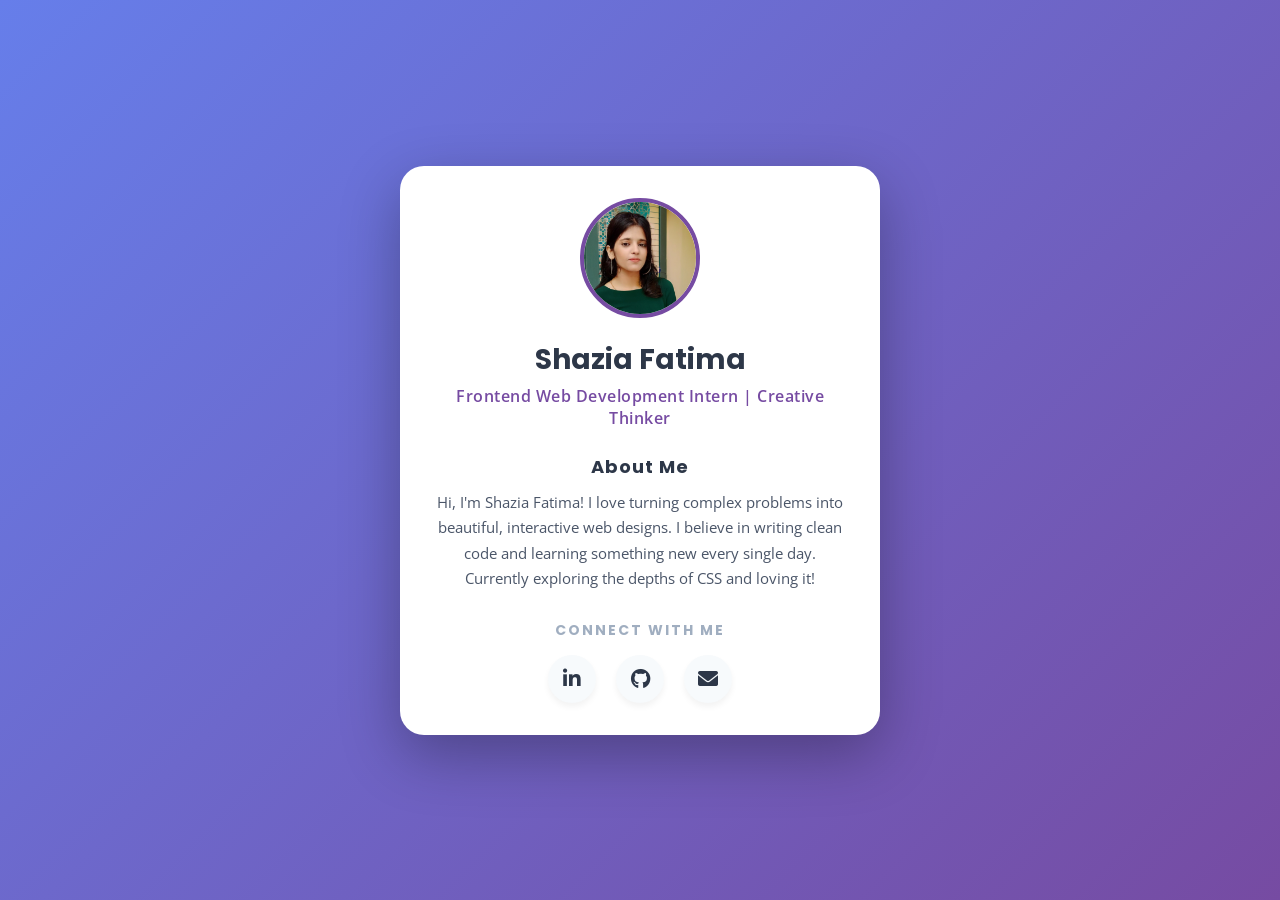
<file: index.html>
<!DOCTYPE html>
<html lang="en">
<head>
    <meta charset="UTF-8">
    <!-- Ensures proper scaling on mobile devices (handles 350px requirement) -->
    <meta name="viewport" content="width=device-width, initial-scale=1.0">
    <title>My Profile Card</title>
    
    <!-- Google Fonts for professional font pairing (Poppins for headings, Open Sans for body) -->
    <link href="https://fonts.googleapis.com/css2?family=Poppins:wght@600;700&family=Open+Sans:wght@400;600&display=swap" rel="stylesheet">
    
    <!-- Font Awesome CDN for social media icons -->
    <link rel="stylesheet" href="https://cdnjs.cloudflare.com/ajax/libs/font-awesome/6.0.0-beta3/css/all.min.css">
    
    <!-- Main stylesheet -->
    <link rel="stylesheet" href="style.css">
</head>
<body>

    <!-- Main Card Container - Utilizing semantic HTML5 elements -->
    <main class="profile-card">
        
        <!-- HEADER: Contains profile image, name, and tagline -->
        <header class="card-header">
            <img src="images/about-pic.jpg" alt="Profile Photo" class="profile-img">
            <h1>Shazia Fatima</h1>
            <p class="tagline">Frontend  Web Development Intern | Creative Thinker</p>
        </header>

        <!-- SECTION: Semantic element for the biography text -->
        <section class="card-body">
            <h2>About Me</h2>
            <p>
                Hi, I'm Shazia Fatima! I love turning complex problems into beautiful, interactive web designs. 
                I believe in writing clean code and learning something new every single day. 
                Currently exploring the depths of CSS and loving it!
            </p>
        </section>

              <!-- FOOTER: Semantic element containing social connection links -->
        <footer class="card-footer">
            <h3>Connect with Me</h3>
            <div class="social-links">
                <!-- LinkedIn Profile (Correct URL placed in href) -->
                <a href="https://www.linkedin.com/in/shazia-fatima-435785359/" target="_blank" aria-label="LinkedIn">
                    <i class="fab fa-linkedin-in"></i>
                </a>
                
                <!-- GitHub Profile (Correct URL placed in href) -->
                <a href="https://github.com/shaziafatima082-hue" target="_blank" aria-label="GitHub">
                    <i class="fab fa-github"></i>
                </a>
                
                <!-- Email (Replaced Twitter since you don't have one - Professional touch) -->
                <a href="mailto:your-shaziafatima082@gmail.com" target="_blank" aria-label="Email">
                    <i class="fas fa-envelope"></i>
                </a>
            </div>
        </footer>

    </main>

</body>
</html>
</file>
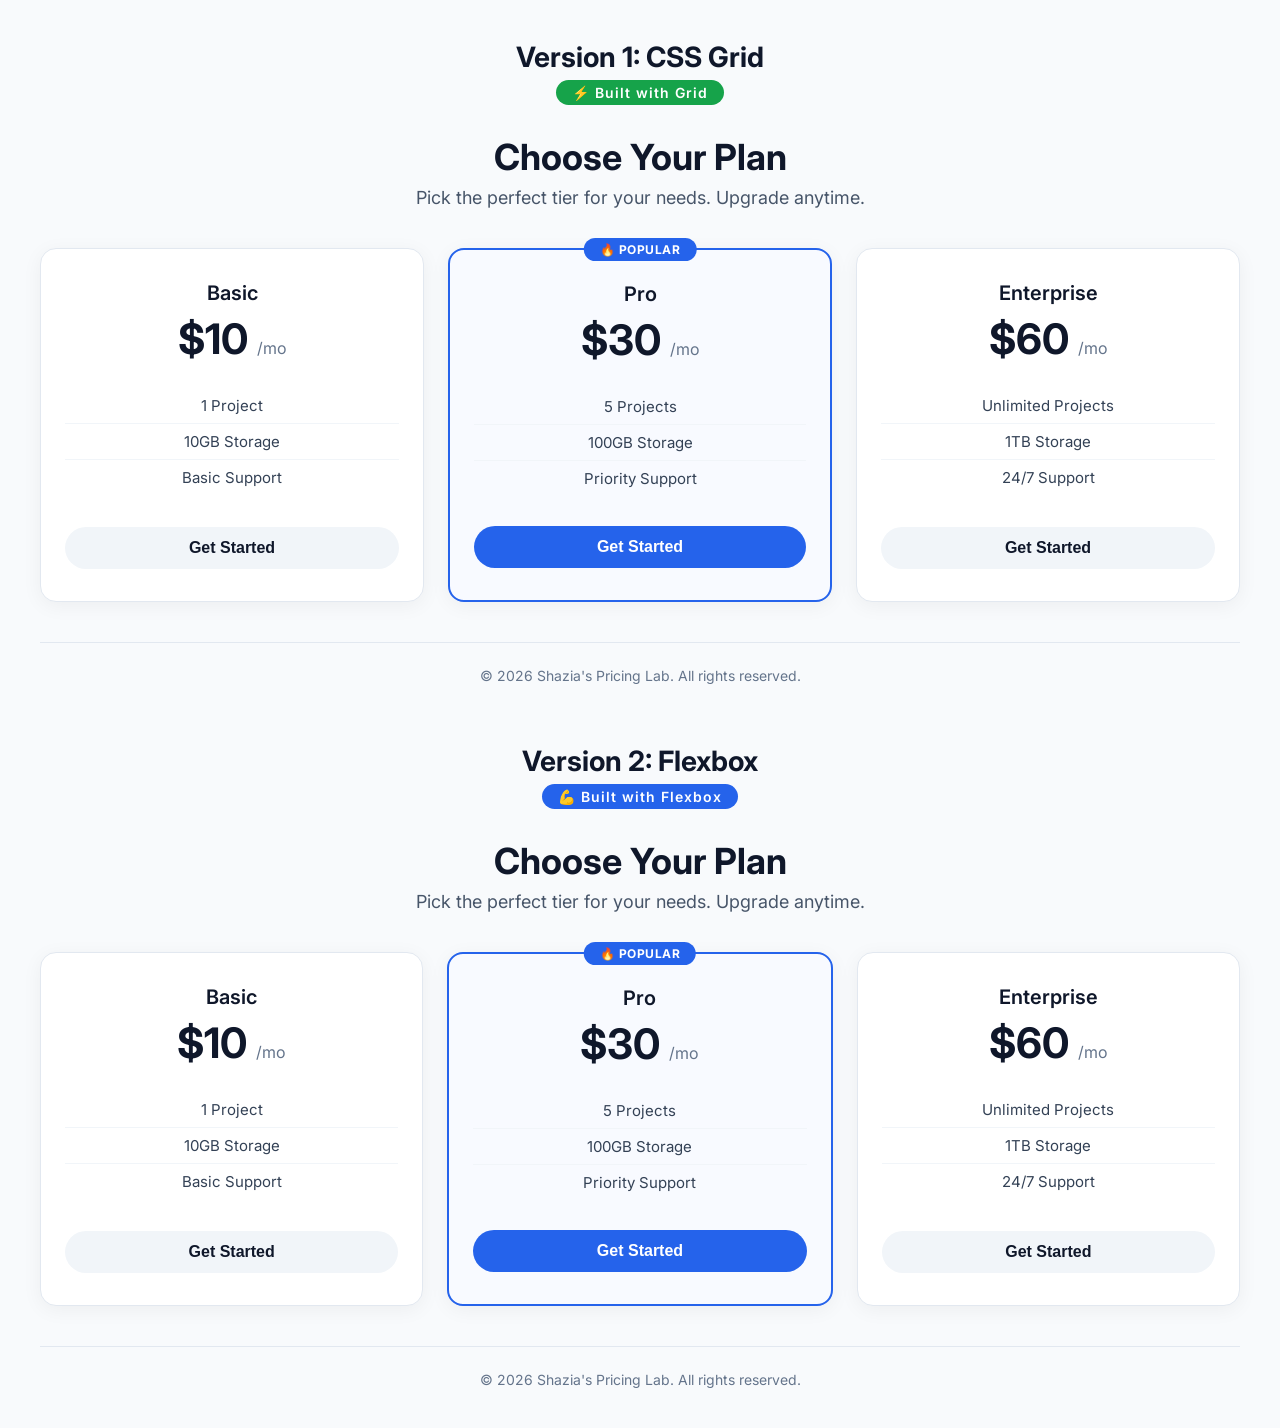
<file: task2-pricing.htm>
<!DOCTYPE html>
<html lang="en">
<head>
    <meta charset="UTF-8">
    <meta name="viewport" content="width=device-width, initial-scale=1.0">
    <title>Task 2 - Flexbox vs Grid Pricing</title>
    
    <!-- Google Fonts for clean typography -->
    <link href="https://fonts.googleapis.com/css2?family=Inter:wght@400;600;700&display=swap" rel="stylesheet">
    
    <style>
        /* ---------- Global Reset ---------- */
        * {
            margin: 0;
            padding: 0;
            box-sizing: border-box;
        }

        body {
            font-family: 'Inter', sans-serif;
            background: #f8fafc;
            padding: 40px 20px;
            color: #0f172a;
        }

        /* Main container to hold both versions */
        .playground {
            max-width: 1200px;
            margin: 0 auto;
            display: flex;
            flex-direction: column;
            gap: 60px;
        }

        /* ---------- Section Headers (for video clarity) ---------- */
        .section-tag {
            text-align: center;
            margin-bottom: 30px;
        }
        .section-tag h2 {
            font-size: 28px;
            font-weight: 700;
        }
        .section-tag .badge {
            display: inline-block;
            background: #1e293b;
            color: white;
            padding: 4px 16px;
            border-radius: 20px;
            font-size: 14px;
            font-weight: 600;
            letter-spacing: 1px;
            margin-top: 6px;
        }
        .badge.flex { background: #2563eb; }
        .badge.grid { background: #16a34a; }

        /* ---------- COMMON STYLES (Cards, Header, Footer) ---------- */
        .pricing-header {
            text-align: center;
            margin-bottom: 40px;
        }
        .pricing-header h1 {
            font-size: 36px;
            font-weight: 700;
            color: #0f172a;
        }
        .pricing-header p {
            color: #475569;
            font-size: 18px;
            margin-top: 8px;
        }

        .pricing-card {
            background: #ffffff;
            border-radius: 16px;
            padding: 32px 24px;
            box-shadow: 0 4px 20px rgba(0,0,0,0.05);
            border: 1px solid #e2e8f0;
            text-align: center;
            transition: transform 0.2s ease, box-shadow 0.2s ease;
            display: flex;
            flex-direction: column; /* Ensures button stays at bottom */
        }
        .pricing-card:hover {
            transform: translateY(-4px);
            box-shadow: 0 12px 40px rgba(0,0,0,0.08);
        }
        .pricing-card.popular {
            border: 2px solid #2563eb;
            background: #f8faff;
            position: relative;
        }
        .popular-badge {
            position: absolute;
            top: -12px;
            left: 50%;
            transform: translateX(-50%);
            background: #2563eb;
            color: white;
            font-size: 12px;
            font-weight: 700;
            padding: 4px 16px;
            border-radius: 20px;
            text-transform: uppercase;
            letter-spacing: 0.5px;
        }
        .pricing-card .plan-name {
            font-size: 20px;
            font-weight: 600;
            margin-bottom: 8px;
        }
        .pricing-card .price {
            font-size: 42px;
            font-weight: 700;
            color: #0f172a;
            margin-bottom: 4px;
        }
        .pricing-card .price span {
            font-size: 16px;
            font-weight: 400;
            color: #64748b;
        }
        .pricing-card .features {
            list-style: none;
            margin: 20px 0 30px 0;
            padding: 0;
            flex-grow: 1; /* Pushes button down in flex/grid items */
        }
        .pricing-card .features li {
            padding: 8px 0;
            border-bottom: 1px solid #f1f5f9;
            color: #334155;
            font-size: 15px;
        }
        .pricing-card .features li:last-child {
            border-bottom: none;
        }
        .btn {
            background: #f1f5f9;
            color: #0f172a;
            border: none;
            padding: 12px 24px;
            border-radius: 40px;
            font-weight: 600;
            font-size: 16px;
            cursor: pointer;
            transition: all 0.2s ease;
            width: 100%;
        }
        .btn-primary {
            background: #2563eb;
            color: white;
        }
        .btn-primary:hover {
            background: #1d4ed8;
        }
        .pricing-footer {
            text-align: center;
            margin-top: 40px;
            padding-top: 24px;
            border-top: 1px solid #e2e8f0;
            color: #64748b;
            font-size: 14px;
        }

        /* ---------- 1. FLEXBOX VERSION ---------- */
        .flex-container {
            display: flex;
            gap: 24px;
            align-items: stretch; /* Makes all cards equal height */
        }
        .flex-container .pricing-card {
            flex: 1; /* Each card takes equal space */
        }

        /* ---------- 2. GRID VERSION ---------- */
        .grid-container {
            display: grid;
            grid-template-columns: repeat(3, 1fr); /* 3 equal columns */
            gap: 24px;
        }

        /* ---------- RESPONSIVENESS (Below 600px - Stack into single column) ---------- */
        @media (max-width: 600px) {
            /* Flexbox version stacks */
            .flex-container {
                flex-direction: column;
                align-items: stretch;
            }
            .flex-container .pricing-card {
                flex: unset; /* Remove flex grow */
                width: 100%;
            }

            /* Grid version stacks */
            .grid-container {
                grid-template-columns: 1fr; /* Single column */
            }

            /* Adjust font sizes for mobile */
            .pricing-header h1 {
                font-size: 28px;
            }
            .pricing-card .price {
                font-size: 34px;
            }
            body {
                padding: 20px 16px;
            }
        }
    </style>
</head>
<body>

<div class="playground">

    <!-- ============================================ -->
    <!-- SECTION 1: CSS GRID VERSION (Pehle dikhao) -->
    <!-- ============================================ -->
    <section>
        <div class="section-tag">
            <h2>Version 1: CSS Grid</h2>
            <span class="badge grid">⚡ Built with Grid</span>
        </div>

        <!-- Pricing Header -->
        <div class="pricing-header">
            <h1>Choose Your Plan</h1>
            <p>Pick the perfect tier for your needs. Upgrade anytime.</p>
        </div>

        <!-- Grid Container -->
        <div class="grid-container">
            
            <!-- Card 1: Basic -->
            <div class="pricing-card">
                <h3 class="plan-name">Basic</h3>
                <div class="price">$10 <span>/mo</span></div>
                <ul class="features">
                    <li>1 Project</li>
                    <li>10GB Storage</li>
                    <li>Basic Support</li>
                </ul>
                <button class="btn">Get Started</button>
            </div>

            <!-- Card 2: Pro (Popular) -->
            <div class="pricing-card popular">
                <span class="popular-badge">🔥 Popular</span>
                <h3 class="plan-name">Pro</h3>
                <div class="price">$30 <span>/mo</span></div>
                <ul class="features">
                    <li>5 Projects</li>
                    <li>100GB Storage</li>
                    <li>Priority Support</li>
                </ul>
                <button class="btn btn-primary">Get Started</button>
            </div>

            <!-- Card 3: Enterprise -->
            <div class="pricing-card">
                <h3 class="plan-name">Enterprise</h3>
                <div class="price">$60 <span>/mo</span></div>
                <ul class="features">
                    <li>Unlimited Projects</li>
                    <li>1TB Storage</li>
                    <li>24/7 Support</li>
                </ul>
                <button class="btn">Get Started</button>
            </div>

        </div>

        <div class="pricing-footer">
            © 2026 Shazia's Pricing Lab. All rights reserved.
        </div>
    </section>

    <!-- ============================================ -->
    <!-- SECTION 2: FLEXBOX VERSION (Neechay dikhao) -->
    <!-- ============================================ -->
    <section>
        <div class="section-tag">
            <h2>Version 2: Flexbox</h2>
            <span class="badge flex">💪 Built with Flexbox</span>
        </div>

        <!-- Pricing Header -->
        <div class="pricing-header">
            <h1>Choose Your Plan</h1>
            <p>Pick the perfect tier for your needs. Upgrade anytime.</p>
        </div>

        <!-- Flex Container -->
        <div class="flex-container">
            
            <!-- Card 1: Basic -->
            <div class="pricing-card">
                <h3 class="plan-name">Basic</h3>
                <div class="price">$10 <span>/mo</span></div>
                <ul class="features">
                    <li>1 Project</li>
                    <li>10GB Storage</li>
                    <li>Basic Support</li>
                </ul>
                <button class="btn">Get Started</button>
            </div>

            <!-- Card 2: Pro (Popular) -->
            <div class="pricing-card popular">
                <span class="popular-badge">🔥 Popular</span>
                <h3 class="plan-name">Pro</h3>
                <div class="price">$30 <span>/mo</span></div>
                <ul class="features">
                    <li>5 Projects</li>
                    <li>100GB Storage</li>
                    <li>Priority Support</li>
                </ul>
                <button class="btn btn-primary">Get Started</button>
            </div>

            <!-- Card 3: Enterprise -->
            <div class="pricing-card">
                <h3 class="plan-name">Enterprise</h3>
                <div class="price">$60 <span>/mo</span></div>
                <ul class="features">
                    <li>Unlimited Projects</li>
                    <li>1TB Storage</li>
                    <li>24/7 Support</li>
                </ul>
                <button class="btn">Get Started</button>
            </div>

        </div>

        <div class="pricing-footer">
            © 2026 Shazia's Pricing Lab. All rights reserved.
        </div>
    </section>

</div>

</body>
</html>
</file>
<file: style.css>
/* ---------- 1. Global Reset & Base Configuration ---------- */
/* Removes default browser margins/paddings and applies border-box consistently */
* {
    margin: 0;
    padding: 0;
    box-sizing: border-box;
}

body {
    font-family: 'Open Sans', sans-serif;
    /* Gradient background for a modern, vibrant look */
    background: linear-gradient(135deg, #667eea 0%, #764ba2 100%);
    min-height: 100vh;
    /* Flexbox is used to center the card perfectly in the viewport */
    display: flex;
    justify-content: center;
    align-items: center;
    padding: 20px;
}

/* ---------- 2. Profile Card Core Styling (Box Model in action) ---------- */
.profile-card {
    /* Dynamically adjusts width: 90% on small screens, but maxes out at 480px on larger screens (handles both 350px and 500px requirements) */
    width: min(90%, 480px); 
    background: #ffffff;
    border-radius: 24px;      /* Smooth, rounded outer corners */
    padding: 32px 28px;       /* Internal spacing (Padding) */
    box-shadow: 0 20px 60px rgba(0, 0, 0, 0.30); /* Deep, professional 3D depth */
    text-align: center;
    transition: transform 0.3s ease;
}

/* Micro-interaction: Card lifts slightly on hover for a polished UX */
.profile-card:hover {
    transform: translateY(-8px);
    box-shadow: 0 30px 80px rgba(0, 0, 0, 0.40);
}

/* ---------- 3. Header Section (Photo & Identity) ---------- */
.card-header {
    margin-bottom: 24px;   /* Creates space between header and the bio section */
}

.profile-img {
    width: 120px;
    height: 120px;
    border-radius: 50%;    /* Transforms the square image into a perfect circle */
    object-fit: cover;     /* Ensures the image covers the area without distortion */
    border: 4px solid #764ba2;
    margin-bottom: 16px;   /* Space between the image and the name below */
}

h1 {
    font-family: 'Poppins', sans-serif; /* Pairing a distinct heading font with body font */
    font-weight: 700;
    font-size: 28px;
    color: #2d3748;
    margin-bottom: 4px;
}

.tagline {
    font-weight: 600;
    color: #764ba2;
    font-size: 16px;
    letter-spacing: 0.5px;
}

/* ---------- 4. Body Section (Biography) ---------- */
.card-body {
    margin-bottom: 28px;   /* Separates the bio from the footer section */
    padding: 0 6px;        /* Prevents text from touching the side edges */
}

.card-body h2 {
    font-family: 'Poppins', sans-serif;
    font-size: 18px;
    color: #2d3748;
    margin-bottom: 10px;
    letter-spacing: 1px;
}

.card-body p {
    color: #4a5568;
    line-height: 1.7;      /* Increases line spacing for better readability */
    font-size: 15px;
}

/* ---------- 5. Footer Section (Social Links) ---------- */
.card-footer h3 {
    font-family: 'Poppins', sans-serif;
    font-size: 14px;
    color: #a0aec0;
    text-transform: uppercase;
    letter-spacing: 2px;
    margin-bottom: 14px;
}

.social-links {
    display: flex;         /* Flexbox is used to align icons horizontally */
    justify-content: center;
    gap: 20px;             /* Maintains even spacing between each icon */
}

.social-links a {
    display: inline-flex;
    justify-content: center;
    align-items: center;
    width: 48px;
    height: 48px;
    border-radius: 50%;    /* Circular background behind each icon */
    background: #f7fafc;
    color: #2d3748;
    font-size: 20px;
    text-decoration: none;
    transition: all 0.3s ease;
    box-shadow: 0 4px 6px rgba(0, 0, 0, 0.05);
}

/* Hover state: Transitions to the brand color, providing visual feedback */
.social-links a:hover {
    background: #764ba2;
    color: #ffffff;
    transform: scale(1.10);
    box-shadow: 0 8px 15px rgba(118, 75, 162, 0.4);
}

/* ---------- 6. Responsive Adjustments (Handles the 350px width requirement) ---------- */
/* When screen width drops below 420px (e.g., small mobile devices like 350px), optimize spacing */
@media (max-width: 420px) {
    .profile-card {
        padding: 24px 16px;   /* Reduces internal padding to fit smaller screens */
        width: 95%;           
    }

    h1 {
        font-size: 22px;      /* Scales down the heading */
    }

    .profile-img {
        width: 90px;          /* Scales down the profile image */
        height: 90px;
    }

    .card-body p {
        font-size: 14px;      /* Slightly smaller text for better mobile reading */
    }

    .social-links a {
        width: 42px;
        height: 42px;
        font-size: 17px;
    }
}

/* Note: The "width: min(90%, 480px)" on .profile-card inherently manages the 500px scenario.
   On a 500px screen, the card renders at approximately 450px (90% of 500), keeping perfect proportions.
   No additional media query is needed for 500px as the layout remains intact. */
</file>
